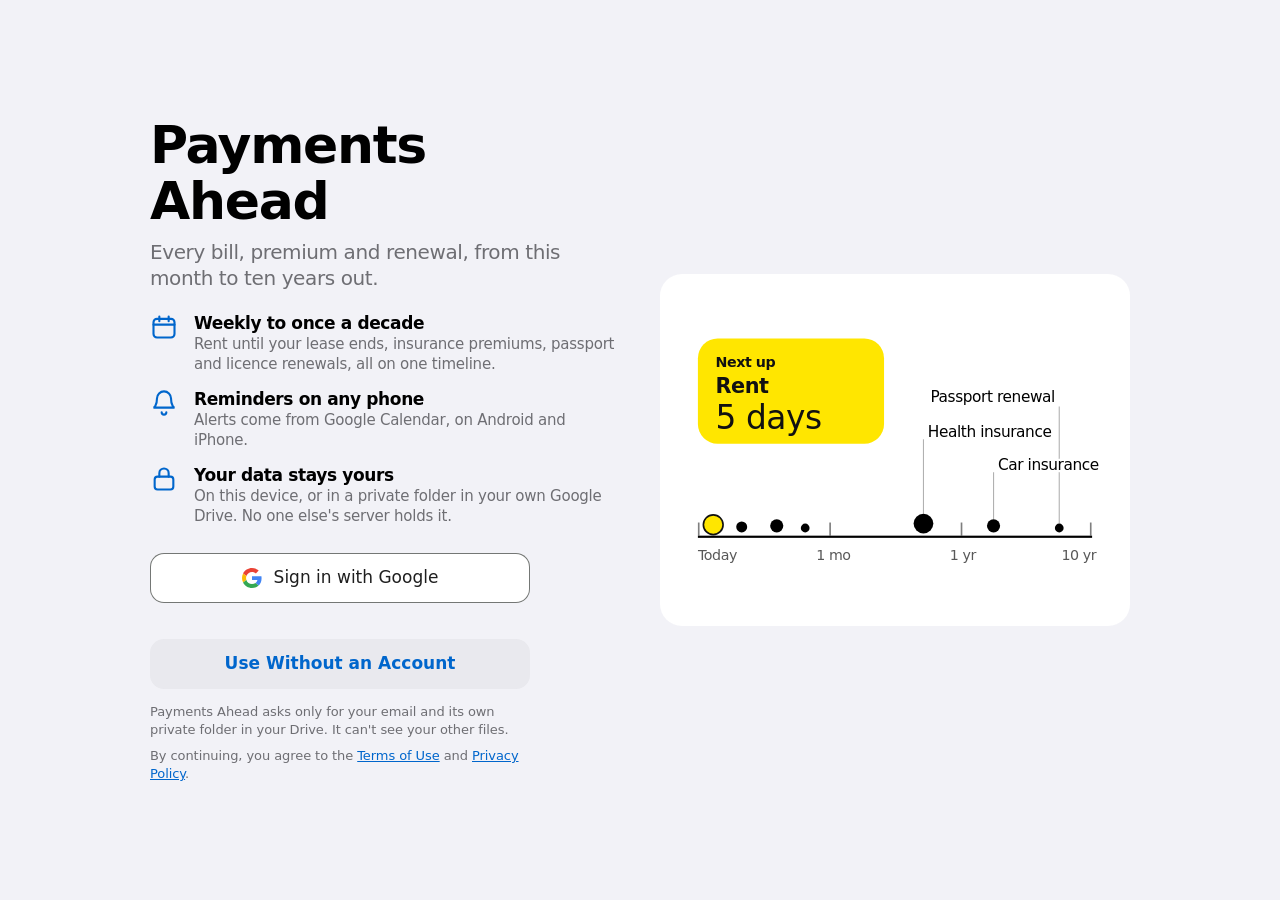
<file: index.html>
<!DOCTYPE html>
<html lang="en"><head><meta charset="utf-8"><meta name="viewport" content="width=device-width,initial-scale=1,viewport-fit=cover">
<!-- Security: only this site's own scripts and Google's sign-in library may run; data may only be sent to Google's APIs.
     No inline scripts, no plugins, no <base> hijacking, no form posts. GitHub Pages can't set headers, so this lives in a meta tag. -->
<meta http-equiv="Content-Security-Policy" content="default-src 'self'; script-src 'self' https://accounts.google.com/gsi/; style-src 'self' 'unsafe-inline' https://accounts.google.com/gsi/style; connect-src 'self' https://www.googleapis.com https://accounts.google.com/gsi/; frame-src https://accounts.google.com/gsi/; img-src 'self' data: blob:; font-src 'self'; object-src 'none'; base-uri 'none'; form-action 'none'">
<meta name="referrer" content="strict-origin-when-cross-origin">
<title>Payments Ahead</title>
<meta name="description" content="Never miss a bill, premium or renewal — from this month to ten years out. Kept on your device or in your own Google Drive.">
<meta name="theme-color" media="(prefers-color-scheme: light)" content="#F2F2F7"><meta name="theme-color" media="(prefers-color-scheme: dark)" content="#000000">
<meta name="apple-mobile-web-app-capable" content="yes"><meta name="apple-mobile-web-app-status-bar-style" content="default"><meta name="apple-mobile-web-app-title" content="Payments">
<link rel="manifest" href="manifest.webmanifest"><link rel="icon" href="icon.svg" type="image/svg+xml"><link rel="apple-touch-icon" href="icon-192.png">
<script src="config.js"></script>
<script src="https://accounts.google.com/gsi/client" async defer></script>
<style>
/* Tokens — semantic, light/dark. Contrast (WCAG): label2 #6E6E73 on #FFF 5.07:1, on #F2F2F7 4.54:1;
   tint #0066CC on #FFF 5.57:1 / dark #409CFF on #1C1C1E 6.01:1; red #D70015 5.38:1 / #FF453A 4.99:1;
   signature yellow #FFE600 with #111 text 14.9:1. */
:root{color-scheme:light dark;
 --bg:#F2F2F7;--card:#FFF;--fill:#E9E9EE;--label:#000;--label2:#6E6E73;--sep:#C6C6C8;--tint:#0066CC;--red:#D70015;--green:#248A3D;--y:#FFE600;
 --bar:rgb(242 242 247/.78);--scrim:rgb(0 0 0/.35);--shadow:0 10px 40px rgb(0 0 0/.18);--swoff:#E9E9EB;--swon:#34C759}
@media(prefers-color-scheme:dark){:root{--bg:#000;--card:#1C1C1E;--fill:#2C2C2E;--label:#F5F5F7;--label2:#AEAEB2;--sep:#38383A;--tint:#409CFF;--red:#FF453A;--green:#30D158;--bar:rgb(0 0 0/.72);--scrim:rgb(0 0 0/.55);--shadow:0 10px 40px rgb(0 0 0/.6);--swoff:#39393D;--swon:#30D158}}
@media(prefers-contrast:more){:root{--label2:#3A3A3C;--sep:#8E8E93}@media(prefers-color-scheme:dark){:root{--label2:#D1D1D6;--sep:#8E8E93}}}
*{box-sizing:border-box;min-width:0;-webkit-tap-highlight-color:transparent}
html{font-size:100%;-webkit-text-size-adjust:100%}
/* Type: system font (SF on Apple, Roboto on Android); Apple's default scale, rem so it follows the user's text size */
body{margin:0;background:var(--bg);color:var(--label);font:1.0625rem/1.294 -apple-system,BlinkMacSystemFont,"SF Pro Text",system-ui,Roboto,"Segoe UI",sans-serif;letter-spacing:-.022em;overflow-x:clip}
.lt{font-size:2.125rem;line-height:1.2;font-weight:700;letter-spacing:.011em;margin:0}          /* Large Title 34/41 */
.t2{font-size:1.375rem;line-height:1.27;font-weight:700;letter-spacing:-.02em;margin:0}           /* Title 2 22/28 */
.t3{font-size:1.25rem;line-height:1.25;font-weight:600;letter-spacing:-.022em;margin:0}           /* Title 3 20/25 */
.sub{font-size:.9375rem;line-height:1.333;color:var(--label2);letter-spacing:-.016em}            /* Subhead 15/20 */
.fn{font-size:.8125rem;line-height:1.385;color:var(--label2);letter-spacing:-.006em}              /* Footnote 13/18 */
.hidden{display:none!important}
button{font:inherit;color:inherit;background:none;border:0;cursor:pointer;touch-action:manipulation}
button:focus-visible,input:focus-visible,select:focus-visible,textarea:focus-visible,[tabindex]:focus-visible{outline:3px solid var(--tint);outline-offset:2px;border-radius:10px}
/* Buttons: prominent for the most likely action; instant press state */
.btn{min-height:50px;padding:0 20px;border-radius:14px;font-weight:600;display:inline-flex;align-items:center;justify-content:center;gap:10px;transition:transform 100ms ease-out,opacity 100ms}
.btn:active,.press:active{transform:scale(.97)}
.btn.pri{background:var(--tint);color:#fff}.btn.sec{background:var(--fill);color:var(--tint)}
.link{color:var(--tint);min-height:44px;padding:0 4px;font-size:1.0625rem}
.link.b{font-weight:600}.link:disabled{opacity:.35}
.icon{width:44px;height:44px;display:inline-grid;place-items:center;border-radius:22px;color:var(--tint)}
.icon:active{background:var(--fill)}
.icon svg{width:24px;height:24px}
/* Navigation bar: floating translucent layer, edge effect only when content scrolls under it */
.nav{position:sticky;top:0;z-index:4;padding:calc(env(safe-area-inset-top) + 4px) max(env(safe-area-inset-right),8px,calc((100vw - 980px)/2 + 4px)) 4px max(env(safe-area-inset-left),8px,calc((100vw - 980px)/2 + 4px));display:grid;grid-template-columns:1fr auto 1fr;align-items:center;background:var(--bar);-webkit-backdrop-filter:saturate(180%) blur(20px);backdrop-filter:saturate(180%) blur(20px);box-shadow:0 .5px 0 transparent;transition:box-shadow .2s}
.nav.edge{box-shadow:0 .5px 0 var(--sep)}
.nav .ttl{font-weight:600;opacity:0;transition:opacity .15s}.nav.edge .ttl{opacity:1}
.nav .r{justify-self:end;display:flex}
main{max-width:980px;margin:0 auto;padding:0 max(16px,env(safe-area-inset-right)) calc(40px + env(safe-area-inset-bottom)) max(16px,env(safe-area-inset-left))}
.head{display:flex;justify-content:space-between;align-items:flex-end;gap:12px;margin:2px 4px 14px}
/* Signature: the yellow "next up" card and the time ruler */
.hero{display:grid;grid-template-columns:minmax(0,300px) minmax(0,1fr);gap:12px}
.next{background:var(--y);color:#111;border-radius:22px;padding:18px 20px;display:flex;flex-direction:column;justify-content:space-between;gap:10px;min-height:200px}
.next .k{font-size:.9375rem;font-weight:600}.next .n{font-size:1.75rem;line-height:1.2;font-weight:700;letter-spacing:.012em}
.next .d{font-size:3.5rem;font-weight:300;line-height:1;letter-spacing:-.02em;white-space:nowrap;font-variant-numeric:tabular-nums}.next .d small{font-size:1.0625rem;font-weight:600;letter-spacing:-.022em}
.next .m{font-size:.9375rem}
.card{background:var(--card);border-radius:22px}
.ruler{padding:12px 10px 4px}
.fig{position:relative;min-height:220px}.fig>svg{position:absolute;inset:0;width:100%;height:100%;color:var(--label)}
.stats{display:grid;grid-template-columns:repeat(3,minmax(0,1fr));margin-top:12px;overflow:hidden}
.stats div{padding:12px 16px}.stats div+div{box-shadow:-.5px 0 0 var(--sep)}
.stats b{display:block;font-size:1.375rem;font-weight:600;letter-spacing:-.02em;white-space:nowrap;font-variant-numeric:tabular-nums}
.status{margin:10px 6px 0;display:flex;gap:6px 16px;flex-wrap:wrap}
.dot{display:inline-block;width:8px;height:8px;border-radius:50%;background:var(--green);margin-right:6px;vertical-align:1px}.dot.warn{background:#FF9F0A}.dot.err{background:var(--red)}
.banner{margin-top:12px;padding:12px 16px;display:flex;gap:12px;align-items:center;justify-content:space-between;flex-wrap:wrap}
.chips{display:flex;gap:8px;overflow-x:auto;scrollbar-width:none;margin:22px -16px 0;padding:0 16px 2px}.chips::-webkit-scrollbar{display:none}
.chip{flex:none;min-height:36px;padding:0 14px;border-radius:18px;background:var(--card);font-size:.9375rem;font-weight:500;transition:transform 100ms ease-out}
.chip:active{transform:scale(.96)}.chip[aria-pressed=true]{background:var(--label);color:var(--bg)}
/* Inset grouped list */
.sec{margin-top:26px}
.sec h2{display:flex;justify-content:space-between;align-items:baseline;gap:10px;margin:0 16px 8px}
.list{background:var(--card);border-radius:14px;overflow:hidden}
.row{position:relative;overflow:hidden}
.row+.row .rc::before{content:"";position:absolute;top:0;left:60px;right:0;height:.5px;background:var(--sep)}
.acts{position:absolute;inset:0;display:flex;justify-content:flex-end;visibility:hidden}.swiping .acts{visibility:visible}
.acts button{width:84px;color:#fff;font-weight:600;font-size:.9375rem;display:grid;place-items:center;gap:2px}
.acts .pd{background:var(--green)}.acts .dl{background:var(--red)}
@media(prefers-color-scheme:dark){.acts .pd{color:#000}}
.rc{position:relative;display:grid;grid-template-columns:44px minmax(0,1fr) auto;gap:4px 12px;align-items:center;padding:10px 16px 10px 8px;background:var(--card);touch-action:pan-y;user-select:none;-webkit-user-select:none;cursor:default;will-change:transform}
.rc.hl{background:var(--fill)}
.tick{width:44px;height:44px;display:grid;place-items:center;border-radius:22px}
.tick span{width:24px;height:24px;border-radius:12px;box-shadow:inset 0 0 0 2px var(--sep);display:grid;place-items:center;transition:background .15s,box-shadow .15s}
.tick svg{width:14px;height:14px;opacity:0;color:#fff}
.tick.done span{background:var(--green);box-shadow:none}.tick.done svg{opacity:1}
.ti{font-weight:400}.ti .tag{font-size:.75rem;font-weight:600;padding:1px 7px;border-radius:6px;background:var(--fill);color:var(--label2);margin-left:6px;vertical-align:2px;white-space:nowrap}
.tr{text-align:right;white-space:nowrap}.tr .a{font-variant-numeric:tabular-nums}
.over .tr .sub{color:var(--red);font-weight:600}
.soon .tr .sub b{background:var(--y);color:#111;border-radius:6px;padding:0 6px;font-weight:600}
.empty{padding:36px 20px;text-align:center}.empty p{margin:6px 0 18px}
/* Sign-in (delayed: people can try first) */
.gate{min-height:100svh;display:grid;align-items:center;padding:calc(env(safe-area-inset-top) + 24px) 20px calc(env(safe-area-inset-bottom) + 24px)}
.gate .in{max-width:980px;margin:0 auto;width:100%;display:grid;grid-template-columns:minmax(0,1fr) minmax(0,1fr);gap:40px;align-items:center}
.gate h1{font-size:clamp(2.125rem,6vw,3.25rem);line-height:1.08;letter-spacing:-.025em;font-weight:700;margin:0 0 10px}
.gate .lede{font-size:1.25rem;line-height:1.3;color:var(--label2);margin:0 0 22px;letter-spacing:-.02em}
.feat{list-style:none;padding:0;margin:0 0 26px;display:grid;gap:14px}
.feat li{display:grid;grid-template-columns:32px 1fr;gap:12px;align-items:start}
.feat svg{width:28px;height:28px;color:var(--tint)}
.gstack{display:grid;gap:10px;max-width:380px}
.gbtn{min-height:50px;border-radius:14px;background:#fff;color:#1F1F1F;box-shadow:inset 0 0 0 1px #747775;font-family:Roboto,-apple-system,system-ui,sans-serif;font-weight:500;display:flex;align-items:center;justify-content:center;gap:12px;transition:transform 100ms ease-out}
.gbtn:active{transform:scale(.97)}.gbtn svg{width:20px;height:20px}
.art{aspect-ratio:4/3;padding:16px;display:grid;place-items:center}
.spin{width:18px;height:18px;border-radius:50%;border:2.5px solid currentColor;border-right-color:transparent;animation:sp .8s linear infinite;display:inline-block;vertical-align:-3px}@keyframes sp{to{transform:rotate(1turn)}}
/* Sheets: one at a time, grabber, swipe down to dismiss, Cancel + confirming action */
.scrim{position:fixed;inset:0;background:var(--scrim);opacity:0;z-index:10;pointer-events:none}
.sheet{position:fixed;left:0;right:0;bottom:0;z-index:11;max-height:calc(100svh - env(safe-area-inset-top) - 12px);background:var(--bg);border-radius:14px 14px 0 0;box-shadow:var(--shadow);display:flex;flex-direction:column;transform:translateY(110%);visibility:hidden}
.sheet.open{visibility:visible}
.grab{display:grid;place-items:center;height:20px;flex:none;touch-action:none;cursor:grab}.grab i{width:36px;height:5px;border-radius:3px;background:var(--sep)}
.sbar{display:grid;grid-template-columns:1fr auto 1fr;align-items:center;padding:0 10px 6px;flex:none;touch-action:none}
.sbar .r{justify-self:end}.sbar h2{font-size:1.0625rem;font-weight:600;margin:0;text-align:center}
.sbody{overflow:auto;padding:6px 16px calc(28px + env(safe-area-inset-bottom));overscroll-behavior:contain}
@media(min-width:700px){.sheet{left:50%;right:auto;bottom:auto;top:50%;width:560px;border-radius:14px;max-height:min(760px,90svh);transform:translate(-50%,-50%) scale(.96);opacity:0}.grab{display:none}.sbar{padding-top:10px}}
/* Form rows (grouped) */
.grp{background:var(--card);border-radius:12px;overflow:hidden;margin-bottom:22px}
.grp .gh{margin:0 16px 6px;text-transform:none}
.fr{display:grid;grid-template-columns:auto minmax(0,1fr);align-items:center;gap:12px;min-height:46px;padding:0 16px;position:relative}
.fr+.fr::before{content:"";position:absolute;top:0;left:16px;right:0;height:.5px;background:var(--sep)}
.fr>span{white-space:nowrap}
.fr input,.fr select,.fr textarea{font:inherit;letter-spacing:inherit;color:var(--label2);background:transparent;border:0;text-align:right;min-height:44px;width:100%;padding:0;-webkit-appearance:none;appearance:none}
.fr input::placeholder,.fr textarea::placeholder{color:var(--label2);opacity:.7}
.fr input:focus,.fr select:focus,.fr textarea:focus{color:var(--label);outline:none}
.fr.full{grid-template-columns:minmax(0,1fr)}.fr.full input,.fr.full textarea{text-align:left;color:var(--label)}
.fr textarea{padding:12px 0;resize:none;min-height:70px}
.fr select{cursor:pointer;padding-right:18px;background:linear-gradient(45deg,transparent 50%,var(--label2) 50%) right 6px center/6px 6px no-repeat,linear-gradient(-45deg,transparent 50%,var(--label2) 50%) right 0 center/6px 6px no-repeat;background-size:6px 6px;background-position:right 5px top 52%,right 0 top 52%}
.fr.btnrow{grid-template-columns:1fr;padding:0}.fr.btnrow button{min-height:46px;text-align:left;padding:0 16px;color:var(--tint)}.fr.btnrow button.danger{color:var(--red)}
.fr.btnrow button:active{background:var(--fill)}
.foot{margin:-14px 16px 22px}
.amtw{display:flex;align-items:center;justify-content:flex-end;gap:4px;color:var(--label2)}
.sw{position:relative;width:51px;height:31px;flex:none;justify-self:end}
.sw input{position:absolute;inset:0;opacity:0;margin:0;cursor:pointer;z-index:1}
.sw i{position:absolute;inset:0;border-radius:16px;background:var(--swoff);transition:background .2s}
.sw i::after{content:"";position:absolute;top:2px;left:2px;width:27px;height:27px;border-radius:50%;background:#fff;box-shadow:0 3px 8px rgb(0 0 0/.15),0 1px 1px rgb(0 0 0/.16);transition:transform .25s cubic-bezier(.3,.7,.4,1)}
.sw input:checked+i{background:var(--swon)}.sw input:checked+i::after{transform:translateX(20px)}
.sw input:focus-visible+i{outline:3px solid var(--tint);outline-offset:2px}
.presets{display:flex;gap:8px;overflow-x:auto;scrollbar-width:none;margin:0 -16px 18px;padding:0 16px}.presets::-webkit-scrollbar{display:none}
.presets .chip{background:var(--card)}
/* Action sheet for discard confirmation */
.confirm{position:absolute;left:8px;right:8px;bottom:calc(8px + env(safe-area-inset-bottom));z-index:3;display:grid;gap:8px}
.confirm .grp{margin:0;text-align:center}.confirm .grp p{margin:0;padding:14px}
.confirm button{min-height:56px;width:100%;font-size:1.25rem;color:var(--tint)}.confirm .danger{color:var(--red)}.confirm .b{font-weight:600}
.confirm .grp button+button{box-shadow:0 -.5px 0 var(--sep)}
.confirm::before{content:"";position:fixed;inset:0;background:var(--scrim);z-index:-1} /* dims the sheet behind the action sheet */
/* Toast: non-modal feedback with Undo */
.toast{position:fixed;left:50%;bottom:calc(16px + env(safe-area-inset-bottom));z-index:12;transform:translate(-50%,160%);display:flex;align-items:center;gap:10px;padding:6px 6px 6px 18px;border-radius:16px;background:rgb(30 30 32/.92);color:#fff;-webkit-backdrop-filter:blur(20px);backdrop-filter:blur(20px);box-shadow:var(--shadow);width:max-content;max-width:min(560px,calc(100vw - 24px))}
.toast button{flex:none;color:#4DA8FF;font-weight:600;min-height:44px;padding:0 12px}
@media(max-width:760px){.hero,.gate .in{grid-template-columns:minmax(0,1fr)}.gate .art{order:-1;aspect-ratio:16/10}}
@media(max-width:600px){.next .d{font-size:3rem}.stats b{font-size:1.125rem}.stats div{padding:12px}}
@media(prefers-reduced-transparency:reduce){.nav{background:var(--bg);backdrop-filter:none;-webkit-backdrop-filter:none}.toast{background:#1E1E20;backdrop-filter:none}}
@media(prefers-reduced-motion:reduce){*,*::before,*::after{animation-duration:.01ms!important;transition-duration:.01ms!important}.btn:active,.press:active,.chip:active,.gbtn:active{transform:none}}
/* Additions */
.gmsg{margin:14px 0 0;max-width:380px}.gmsg+.gmsg{margin-top:8px}.legal a{color:var(--tint)}
.fr.btnrow a{display:flex;align-items:center;min-height:46px;padding:0 16px;color:var(--tint);text-decoration:none}.fr.btnrow a:active{background:var(--fill)}
.ebtns{display:flex;gap:10px;justify-content:center;flex-wrap:wrap}
/* Sign-in illustration: labels get a halo in the card colour, so leader lines never run through text */
.art .halo text{paint-order:stroke;stroke:var(--card);stroke-width:4px;stroke-linejoin:round}
/* Google's sign-in button: dark theme per Google's branding guidelines */
@media(prefers-color-scheme:dark){.gbtn{background:#131314;color:#E3E3E3;box-shadow:inset 0 0 0 1px #8E918F}}
/* Phones: the illustration takes only the height it needs, so the sign-in buttons sit higher */
@media(max-width:760px){.gate .art{aspect-ratio:auto;padding:12px}.gate .art svg{height:auto}}
/* End dates, last payment, completed */
.tag.last{background:var(--y);color:#111}
.disc{display:flex;justify-content:space-between;align-items:center;gap:10px;width:100%;min-height:44px;margin:-10px 0 -6px;padding:0;text-align:left}
.disc .sub{display:inline-flex;align-items:center;gap:6px}.disc svg{width:13px;height:13px;transition:transform .2s}.disc[aria-expanded=true] svg{transform:rotate(90deg)}
.row.fin .ti,.row.fin .tr .a{color:var(--label2)}
.fnote{margin:0 16px 14px;color:var(--label)}
.foot+.foot{margin-top:-14px}
#f_endc{justify-self:end}
</style></head><body>

<!-- SIGN-IN -->
<section class="gate" id="gate"><div class="in">
 <div>
  <h1>Payments Ahead</h1>
  <p class="lede">Every bill, premium and renewal, from this month to ten years out.</p>
  <ul class="feat">
   <li><svg viewBox="0 0 24 24" fill="none" stroke="currentColor" stroke-width="1.8" stroke-linecap="round"><rect x="3" y="5" width="18" height="16" rx="3"/><path d="M3 10h18M8 3v4M16 3v4"/></svg><div><b>Weekly to once a decade</b><div class="sub">Rent until your lease ends, insurance premiums, passport and licence renewals, all on one timeline.</div></div></li>
   <li><svg viewBox="0 0 24 24" fill="none" stroke="currentColor" stroke-width="1.8" stroke-linecap="round"><path d="M6 8a6 6 0 1 1 12 0c0 7 3 8 3 8H3s3-1 3-8"/><path d="M10 20a2 2 0 0 0 4 0"/></svg><div><b>Reminders on any phone</b><div class="sub">Alerts come from Google Calendar, on Android and iPhone.</div></div></li>
   <li><svg viewBox="0 0 24 24" fill="none" stroke="currentColor" stroke-width="1.8" stroke-linecap="round"><rect x="4" y="10" width="16" height="11" rx="2.5"/><path d="M8 10V7a4 4 0 0 1 8 0v3"/></svg><div><b>Your data stays yours</b><div class="sub">On this device, or in a private folder in your own Google Drive. No one else's server holds it.</div></div></li>
  </ul>
  <div class="gstack">
   <button class="gbtn" id="signin"><svg viewBox="0 0 48 48" aria-hidden="true"><path fill="#EA4335" d="M24 9.5c3.54 0 6.71 1.22 9.21 3.6l6.85-6.85C35.9 2.38 30.47 0 24 0 14.62 0 6.51 5.38 2.56 13.22l7.98 6.19C12.43 13.72 17.74 9.5 24 9.5z"/><path fill="#4285F4" d="M46.98 24.55c0-1.57-.15-3.09-.38-4.55H24v9.02h12.94c-.58 2.96-2.26 5.48-4.78 7.18l7.73 6c4.51-4.18 7.09-10.36 7.09-17.65z"/><path fill="#FBBC05" d="M10.53 28.59c-.48-1.45-.76-2.99-.76-4.59s.27-3.14.76-4.59l-7.98-6.19C.92 16.46 0 20.12 0 24c0 3.88.92 7.54 2.56 10.78l7.97-6.19z"/><path fill="#34A853" d="M24 48c6.48 0 11.93-2.13 15.89-5.81l-7.73-6c-2.15 1.45-4.92 2.3-8.16 2.3-6.26 0-11.57-4.22-13.47-9.91l-7.98 6.19C6.51 42.62 14.62 48 24 48z"/></svg><span id="signinTxt">Sign in with Google</span></button>
   <button class="btn sec" id="localBtn">Use Without an Account</button>
  </div>
  <p class="fn gmsg" id="gateMsg" role="status">Payments Ahead asks only for your email and its own private folder in your Drive. It can't see your other files.</p>
  <p class="fn gmsg legal">By continuing, you agree to the <a href="terms.html">Terms of Use</a> and <a href="privacy.html">Privacy Policy</a>.</p>
 </div>
 <div class="art card" aria-hidden="true"><svg viewBox="0 14 400 236" width="100%" height="100%" style="color:var(--label)" font-family="-apple-system,system-ui,sans-serif">
  <rect x="20" y="210" width="360" height="2" fill="currentColor"/>
  <g fill="currentColor" opacity=".5"><rect x="20" y="198" width="1.5" height="12"/><rect x="140" y="198" width="1.5" height="12"/><rect x="260" y="198" width="1.5" height="12"/><rect x="378" y="198" width="1.5" height="12"/></g>
  <g font-size="13" fill="currentColor" opacity=".65"><text x="20" y="232">Today</text><text x="128" y="232">1 mo</text><text x="250" y="232">1 yr</text><text x="352" y="232">10 yr</text></g>
  <circle cx="34" cy="200" r="9" fill="#FFE600" stroke="#111" stroke-width="1.5"/>
  <g fill="currentColor"><circle cx="60" cy="202" r="5"/><circle cx="92" cy="201" r="6"/><circle cx="118" cy="203" r="4"/><circle cx="226" cy="199" r="9"/><circle cx="290" cy="201" r="6"/><circle cx="350" cy="203" r="4"/></g>
  <g stroke="currentColor" opacity=".3"><line x1="226" y1="190" x2="226" y2="122"/><line x1="290" y1="195" x2="290" y2="152"/><line x1="350" y1="199" x2="350" y2="92"/></g>
  <g class="halo" font-size="14" fill="currentColor" font-weight="500"><text x="230" y="120">Health insurance</text><text x="294" y="150">Car insurance</text><text x="346" y="88" text-anchor="end">Passport renewal</text></g>
  <rect x="20" y="30" width="170" height="96" rx="18" fill="#FFE600"/>
  <g fill="#111"><text x="36" y="56" font-size="13" font-weight="600">Next up</text><text x="36" y="80" font-size="19" font-weight="700">Rent</text><text x="36" y="113" font-size="30" font-weight="300">5 days</text></g>
 </svg></div>
</div></section>

<!-- APP -->
<div id="app" class="hidden">
 <header class="nav" id="nav">
  <div><button class="icon press" id="settingsBtn" aria-label="Settings"><svg viewBox="0 0 24 24" fill="none" stroke="currentColor" stroke-width="1.8" stroke-linecap="round"><circle cx="12" cy="12" r="3"/><path d="M19.4 15a1.7 1.7 0 0 0 .3 1.8l.1.1a2 2 0 1 1-2.8 2.8l-.1-.1a1.7 1.7 0 0 0-1.8-.3 1.7 1.7 0 0 0-1 1.5V21a2 2 0 0 1-4 0v-.1a1.7 1.7 0 0 0-1.1-1.5 1.7 1.7 0 0 0-1.8.3l-.1.1a2 2 0 1 1-2.8-2.8l.1-.1a1.7 1.7 0 0 0 .3-1.8 1.7 1.7 0 0 0-1.5-1H3a2 2 0 0 1 0-4h.1a1.7 1.7 0 0 0 1.5-1.1 1.7 1.7 0 0 0-.3-1.8l-.1-.1a2 2 0 1 1 2.8-2.8l.1.1a1.7 1.7 0 0 0 1.8.3H9a1.7 1.7 0 0 0 1-1.5V3a2 2 0 0 1 4 0v.1a1.7 1.7 0 0 0 1 1.5 1.7 1.7 0 0 0 1.8-.3l.1-.1a2 2 0 1 1 2.8 2.8l-.1.1a1.7 1.7 0 0 0-.3 1.8V9a1.7 1.7 0 0 0 1.5 1H21a2 2 0 0 1 0 4h-.1a1.7 1.7 0 0 0-1.5 1z"/></svg></button></div>
  <div class="ttl" aria-hidden="true">Payments</div>
  <div class="r"><button class="icon press" id="add" aria-label="Add Payment"><svg viewBox="0 0 24 24" fill="none" stroke="currentColor" stroke-width="2.2" stroke-linecap="round"><path d="M12 5v14M5 12h14"/></svg></button></div>
 </header>
 <main>
  <div class="head"><h1 class="lt">Payments</h1><span class="sub" id="who"></span></div>
  <div class="hero"><div class="next" id="next"></div><div class="card ruler"><div class="fig"><svg id="svg" role="img" aria-label="Timeline of upcoming payments, from today to ten years ahead"></svg></div></div></div>
  <div class="card stats" id="stats"></div>
  <div class="status fn" role="status"><span id="saveStat"></span><span id="calStat"></span></div>
  <div class="card banner hidden" id="reauth"><span class="sub" style="color:var(--label)">Your Google session ended. Changes are kept on this device until you reconnect.</span><button class="btn pri" id="reauthBtn" style="min-height:44px">Reconnect</button></div>
  <div class="chips" id="filters" role="toolbar" aria-label="Filter by category"></div>
  <div id="list"></div>
  <p class="fn" id="hint" style="text-align:center;margin:22px 0 0">Tap a circle to mark a payment paid. Swipe a row left for more.</p>
 </main>
</div>

<div class="scrim" id="scrim"></div>

<!-- EDITOR SHEET -->
<section class="sheet" id="sheet" role="dialog" aria-modal="true" aria-labelledby="ft">
 <div class="grab" data-grab><i></i></div>
 <div class="sbar" data-grab><div><button class="link" id="f_x">Cancel</button></div><h2 id="ft">New Payment</h2><div class="r"><button class="link b" id="f_save">Add</button></div></div>
 <div class="sbody">
  <div class="presets" id="presets" aria-label="Common payments"></div>
  <form id="f" novalidate>
   <p class="fn fnote hidden" id="f_finnote"></p>
   <div class="grp">
    <label class="fr full"><input id="f_name" maxlength="120" placeholder="Name, e.g. Health Insurance" autocomplete="off" enterkeyhint="next" aria-label="Name"></label>
    <label class="fr"><span>Amount</span><span class="amtw"><span id="f_cur">₹</span><input id="f_amt" type="number" inputmode="decimal" min="0" step="any" placeholder="0" style="max-width:9em"></span></label>
   </div>
   <div class="grp">
    <label class="fr"><span>Next Due</span><input id="f_due" type="date"></label>
    <label class="fr"><span>Repeats</span><select id="f_every"></select></label>
    <label class="fr hidden" id="f_nw"><span>Every</span><select id="f_years"></select></label>
    <label class="fr hidden" id="f_nm"><span>Every</span><select id="f_months"></select></label>
    <label class="fr" id="f_endr"><span>Ends</span><select id="f_endm"><option value="never">Never</option><option value="date">On a Date</option><option value="count">After a Number of Payments</option></select></label>
    <label class="fr hidden" id="f_endd_r"><span>End Date</span><input id="f_endd" type="date"></label>
    <label class="fr hidden" id="f_endc_r"><span>Number of Payments</span><input id="f_endc" type="number" inputmode="numeric" min="1" max="600" step="1" style="max-width:6em"></label>
    <label class="fr"><span>Remind Me</span><select id="f_rem"></select></label>
   </div>
   <p class="fn foot hidden" id="f_endinfo" aria-live="polite"></p>
   <div class="grp">
    <label class="fr"><span>Category</span><select id="f_cat"></select></label>
    <div class="fr"><span id="f_auto_l">Paid by Autopay</span><span class="sw"><input id="f_auto" type="checkbox" role="switch" aria-labelledby="f_auto_l"><i></i></span></div>
   </div>
   <p class="fn foot" id="f_autoinfo">Autopay payments move to the next due date by themselves once the date passes.</p>
   <p class="fn foot hidden" id="f_lastpaid"></p>
   <div class="grp"><label class="fr full"><textarea id="f_notes" rows="2" maxlength="500" placeholder="Notes: policy number, agent's phone" aria-label="Notes"></textarea></label></div>
   <p class="fn foot" id="f_err" role="alert"></p>
   <div class="hidden" id="f_gcal">
    <p class="fn gh" style="margin:0 16px 6px">GOOGLE CALENDAR</p>
    <div class="grp"><div class="fr btnrow"><a id="f_gc_due" target="_blank" rel="noopener">Add Due Date to Google Calendar</a></div><div class="fr btnrow"><a id="f_gc_head" target="_blank" rel="noopener">Add Heads-Up</a></div></div>
    <p class="fn foot">Opens Google Calendar with the event filled in, repeats included. Tap Save there. This adds a copy: if you later change or delete this payment, change or delete the event in your calendar too.</p>
   </div>
   <div class="grp" id="f_delg"><div class="fr btnrow"><button type="button" class="danger" id="f_del">Delete Payment</button></div></div>
  </form>
 </div>
 <div class="confirm hidden" id="confirm"><div class="grp"><p class="fn">You have unsaved changes.</p><button class="danger" id="c_discard">Discard Changes</button></div><div class="grp"><button class="b" id="c_keep">Keep Editing</button></div></div>
</section>

<!-- SETTINGS SHEET -->
<section class="sheet" id="setSheet" role="dialog" aria-modal="true" aria-labelledby="st">
 <div class="grab" data-grab><i></i></div>
 <div class="sbar" data-grab><div></div><h2 id="st">Settings</h2><div class="r"><button class="link b" id="setX">Done</button></div></div>
 <div class="sbody">
  <p class="fn gh" style="margin:0 16px 6px">ACCOUNT</p>
  <div class="grp"><div class="fr"><span id="acct">Not signed in</span><span></span></div><div class="fr btnrow"><button id="signout">Sign Out</button></div></div>
  <div class="grp"><label class="fr"><span>Currency</span><select id="cur"><option value="INR">₹ Indian Rupee</option><option value="USD">$ US Dollar</option><option value="EUR">€ Euro</option><option value="GBP">£ British Pound</option><option value="AED">UAE Dirham</option><option value="SAR">Saudi Riyal</option></select></label></div>
  <p class="fn gh" style="margin:0 16px 6px">REMINDERS</p>
  <div class="grp">
   <div class="fr"><span id="calL">Google Calendar</span><span class="sw"><input id="calSw" type="checkbox" role="switch" aria-labelledby="calL"><i></i></span></div>
   <div class="fr btnrow hidden" id="calSyncRow"><button id="calSync">Sync Calendar Now</button></div>
  </div>
  <p class="fn foot" id="calInfo"></p>
  <div class="grp"><div class="fr btnrow"><button id="icsBtn">Download Calendar File (.ics)</button></div></div>
  <p class="fn foot">Adds every payment at once. Apple Calendar, Outlook or Samsung Calendar: open the file. Google Calendar: on a computer, go to calendar.google.com › Settings › Import &amp; Export and import the file. These are copies: they don't change when you edit or delete payments here.</p>
  <p class="fn gh" style="margin:0 16px 6px">DATA</p>
  <div class="grp"><div class="fr btnrow"><button id="exportBtn">Export Payments (.json)</button></div><div class="fr btnrow"><button id="importBtn">Import Payments…</button></div></div>
  <input type="file" id="importFile" accept="application/json,.json" class="hidden">
  <p class="fn foot" id="dataInfo"></p>
  <div class="grp"><div class="fr btnrow"><button class="danger" id="wipeBtn">Delete All My Data…</button></div></div>
  <p class="fn foot" id="wipeInfo"></p>
  <p class="fn gh" style="margin:0 16px 6px">ABOUT</p>
  <div class="grp"><div class="fr btnrow"><a href="privacy.html" target="_blank" rel="noopener">Privacy Policy</a></div><div class="fr btnrow"><a href="terms.html" target="_blank" rel="noopener">Terms of Use</a></div></div>
 </div>
 <div class="confirm hidden" id="wipeConfirm"><div class="grp"><p class="fn" id="w_msg"></p><button class="danger" id="w_go">Delete Everything</button></div><div class="grp"><button class="b" id="w_keep">Cancel</button></div></div>
</section>

<div class="toast" id="toast" role="status" aria-live="polite"><span id="tmsg"></span><button id="undo">Undo</button></div>

<script src="app.js"></script>
</body></html>
</file>
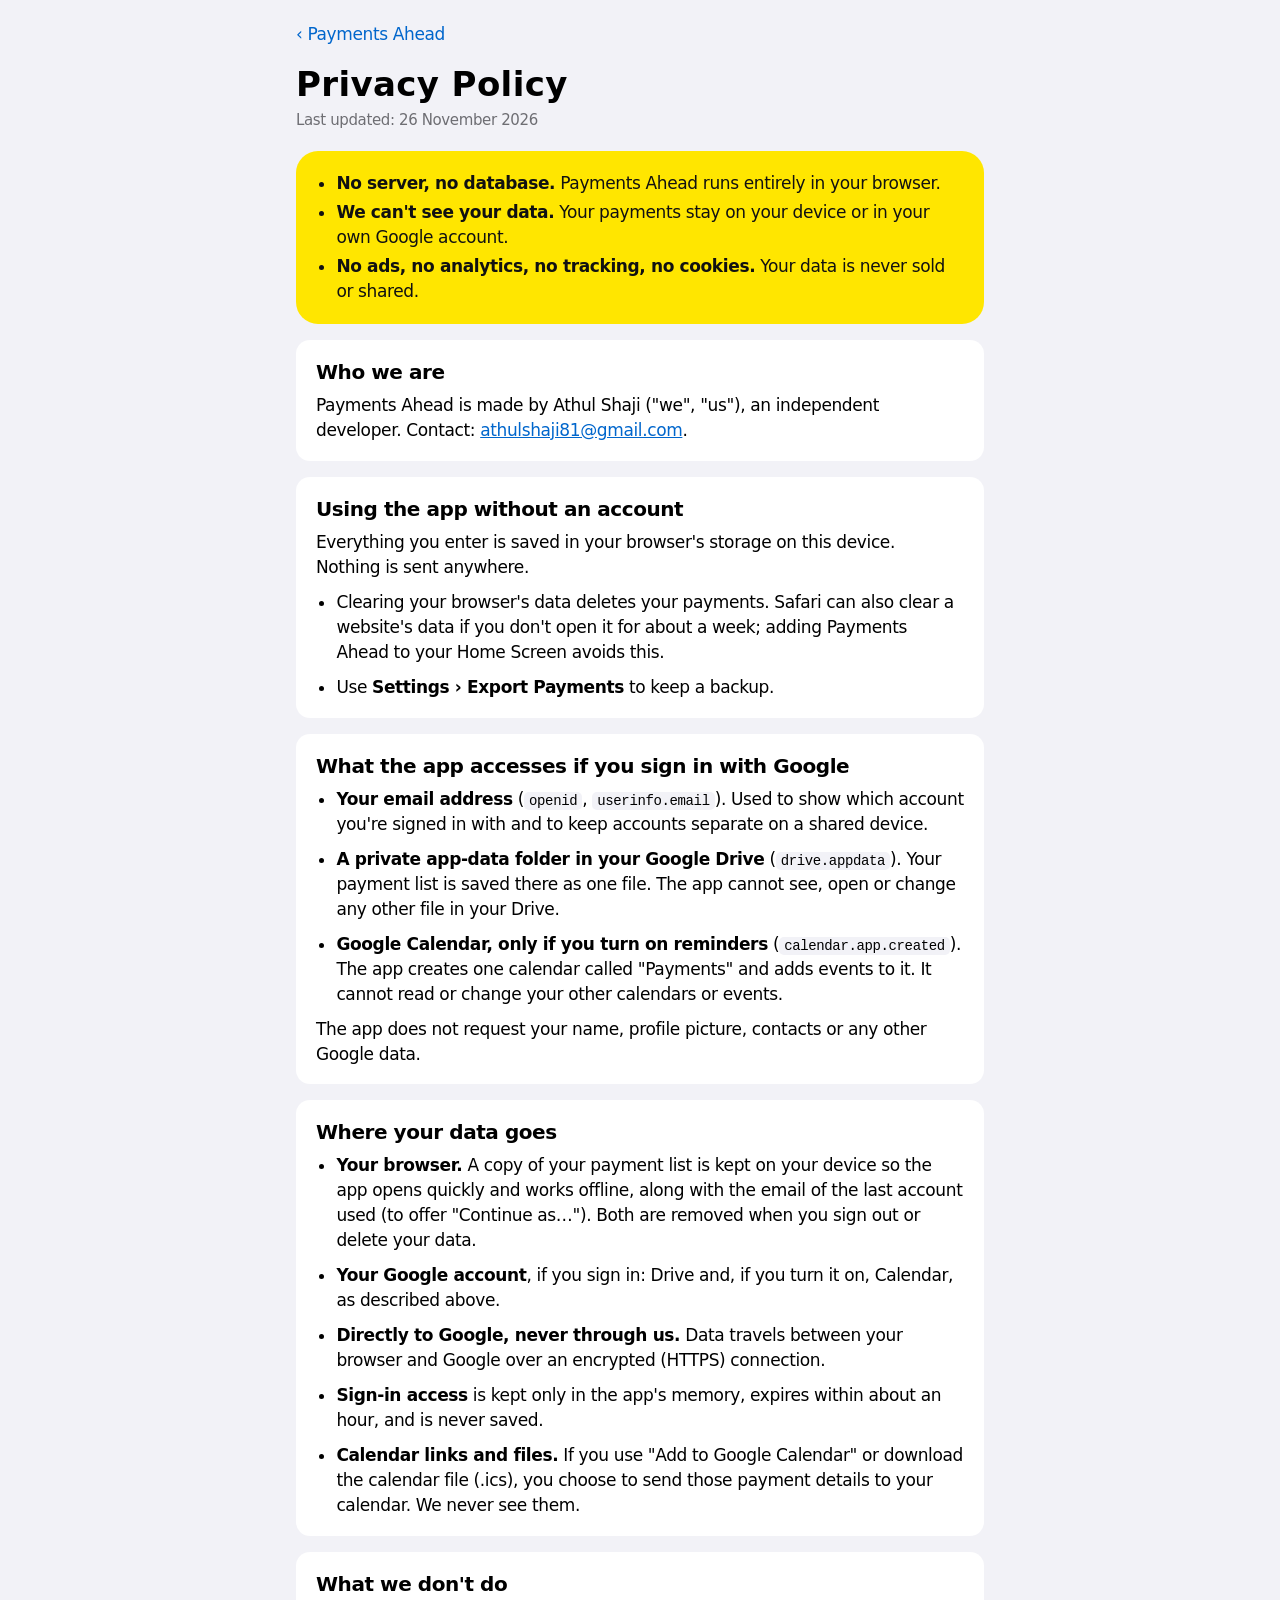
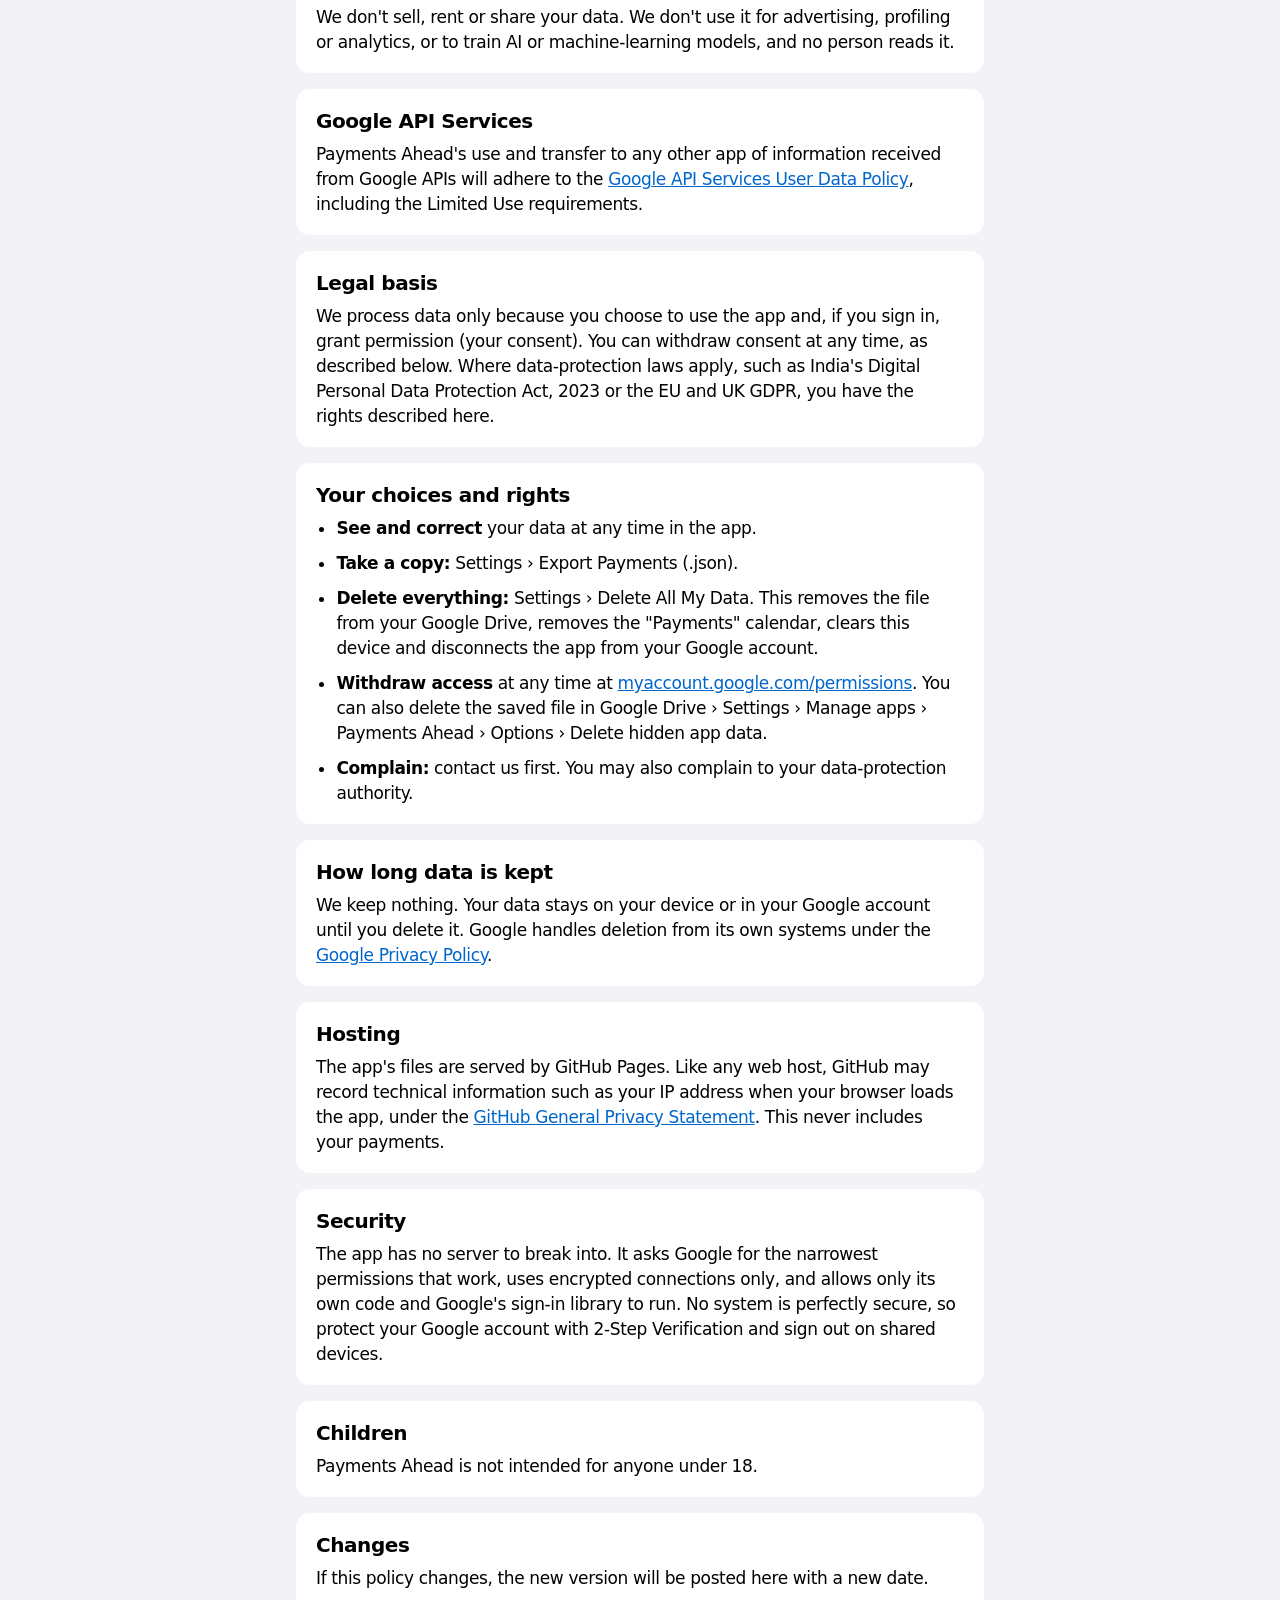
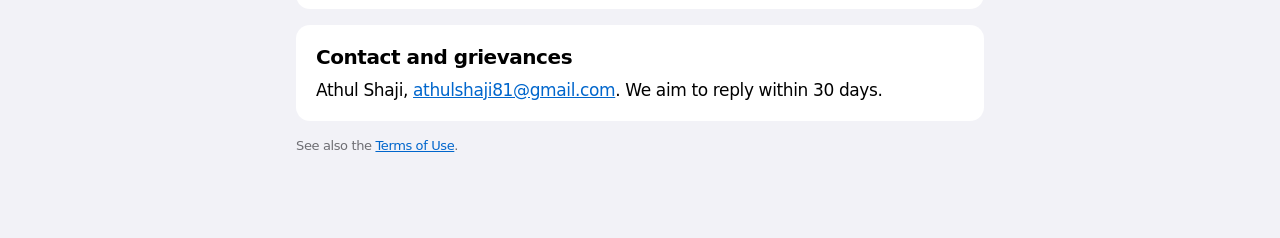
<file: privacy.html>
<!DOCTYPE html>
<html lang="en"><head><meta charset="utf-8"><meta name="viewport" content="width=device-width,initial-scale=1,viewport-fit=cover">
<meta http-equiv="Content-Security-Policy" content="default-src 'none'; style-src 'self'; img-src 'self'; base-uri 'none'; form-action 'none'">
<meta name="referrer" content="strict-origin-when-cross-origin">
<title>Privacy Policy · Payments Ahead</title>
<link rel="icon" href="icon.svg" type="image/svg+xml"><link rel="stylesheet" href="legal.css"></head><body><main>
<a class="back" href="./">‹ Payments Ahead</a>
<h1>Privacy Policy</h1>
<p class="meta">Last updated: 26 November 2026</p>

<div class="sum"><ul>
<li><b>No server, no database.</b> Payments Ahead runs entirely in your browser.</li>
<li><b>We can't see your data.</b> Your payments stay on your device or in your own Google account.</li>
<li><b>No ads, no analytics, no tracking, no cookies.</b> Your data is never sold or shared.</li>
</ul></div>

<section><h2>Who we are</h2>
<p>Payments Ahead is made by Athul Shaji ("we", "us"), an independent developer. Contact: <a href="mailto:athulshaji81@gmail.com">athulshaji81@gmail.com</a>.</p></section>

<section><h2>Using the app without an account</h2>
<p>Everything you enter is saved in your browser's storage on this device. Nothing is sent anywhere.</p>
<ul>
<li>Clearing your browser's data deletes your payments. Safari can also clear a website's data if you don't open it for about a week; adding Payments Ahead to your Home Screen avoids this.</li>
<li>Use <b>Settings › Export Payments</b> to keep a backup.</li>
</ul></section>

<section><h2>What the app accesses if you sign in with Google</h2>
<ul>
<li><b>Your email address</b> (<code>openid</code>, <code>userinfo.email</code>). Used to show which account you're signed in with and to keep accounts separate on a shared device.</li>
<li><b>A private app-data folder in your Google Drive</b> (<code>drive.appdata</code>). Your payment list is saved there as one file. The app cannot see, open or change any other file in your Drive.</li>
<li><b>Google Calendar, only if you turn on reminders</b> (<code>calendar.app.created</code>). The app creates one calendar called "Payments" and adds events to it. It cannot read or change your other calendars or events.</li>
</ul>
<p>The app does not request your name, profile picture, contacts or any other Google data.</p></section>

<section><h2>Where your data goes</h2>
<ul>
<li><b>Your browser.</b> A copy of your payment list is kept on your device so the app opens quickly and works offline, along with the email of the last account used (to offer "Continue as…"). Both are removed when you sign out or delete your data.</li>
<li><b>Your Google account</b>, if you sign in: Drive and, if you turn it on, Calendar, as described above.</li>
<li><b>Directly to Google, never through us.</b> Data travels between your browser and Google over an encrypted (HTTPS) connection.</li>
<li><b>Sign-in access</b> is kept only in the app's memory, expires within about an hour, and is never saved.</li>
<li><b>Calendar links and files.</b> If you use "Add to Google Calendar" or download the calendar file (.ics), you choose to send those payment details to your calendar. We never see them.</li>
</ul></section>

<section><h2>What we don't do</h2>
<p>We don't sell, rent or share your data. We don't use it for advertising, profiling or analytics, or to train AI or machine-learning models, and no person reads it.</p></section>

<section><h2>Google API Services</h2>
<p>Payments Ahead's use and transfer to any other app of information received from Google APIs will adhere to the <a href="https://developers.google.com/terms/api-services-user-data-policy">Google API Services User Data Policy</a>, including the Limited Use requirements.</p></section>

<section><h2>Legal basis</h2>
<p>We process data only because you choose to use the app and, if you sign in, grant permission (your consent). You can withdraw consent at any time, as described below. Where data-protection laws apply, such as India's Digital Personal Data Protection Act, 2023 or the EU and UK GDPR, you have the rights described here.</p></section>

<section><h2>Your choices and rights</h2>
<ul>
<li><b>See and correct</b> your data at any time in the app.</li>
<li><b>Take a copy:</b> Settings › Export Payments (.json).</li>
<li><b>Delete everything:</b> Settings › Delete All My Data. This removes the file from your Google Drive, removes the "Payments" calendar, clears this device and disconnects the app from your Google account.</li>
<li><b>Withdraw access</b> at any time at <a href="https://myaccount.google.com/permissions">myaccount.google.com/permissions</a>. You can also delete the saved file in Google Drive › Settings › Manage apps › Payments Ahead › Options › Delete hidden app data.</li>
<li><b>Complain:</b> contact us first. You may also complain to your data-protection authority.</li>
</ul></section>

<section><h2>How long data is kept</h2>
<p>We keep nothing. Your data stays on your device or in your Google account until you delete it. Google handles deletion from its own systems under the <a href="https://policies.google.com/privacy">Google Privacy Policy</a>.</p></section>

<section><h2>Hosting</h2>
<p>The app's files are served by GitHub Pages. Like any web host, GitHub may record technical information such as your IP address when your browser loads the app, under the <a href="https://docs.github.com/site-policy/privacy-policies/github-general-privacy-statement">GitHub General Privacy Statement</a>. This never includes your payments.</p></section>

<section><h2>Security</h2>
<p>The app has no server to break into. It asks Google for the narrowest permissions that work, uses encrypted connections only, and allows only its own code and Google's sign-in library to run. No system is perfectly secure, so protect your Google account with 2-Step Verification and sign out on shared devices.</p></section>

<section><h2>Children</h2>
<p>Payments Ahead is not intended for anyone under 18.</p></section>

<section><h2>Changes</h2>
<p>If this policy changes, the new version will be posted here with a new date.</p></section>

<section><h2>Contact and grievances</h2>
<p>Athul Shaji, <a href="mailto:athulshaji81@gmail.com">athulshaji81@gmail.com</a>. We aim to reply within 30 days.</p></section>

<p class="fn">See also the <a href="terms.html">Terms of Use</a>.</p>
</main></body></html>
</file>
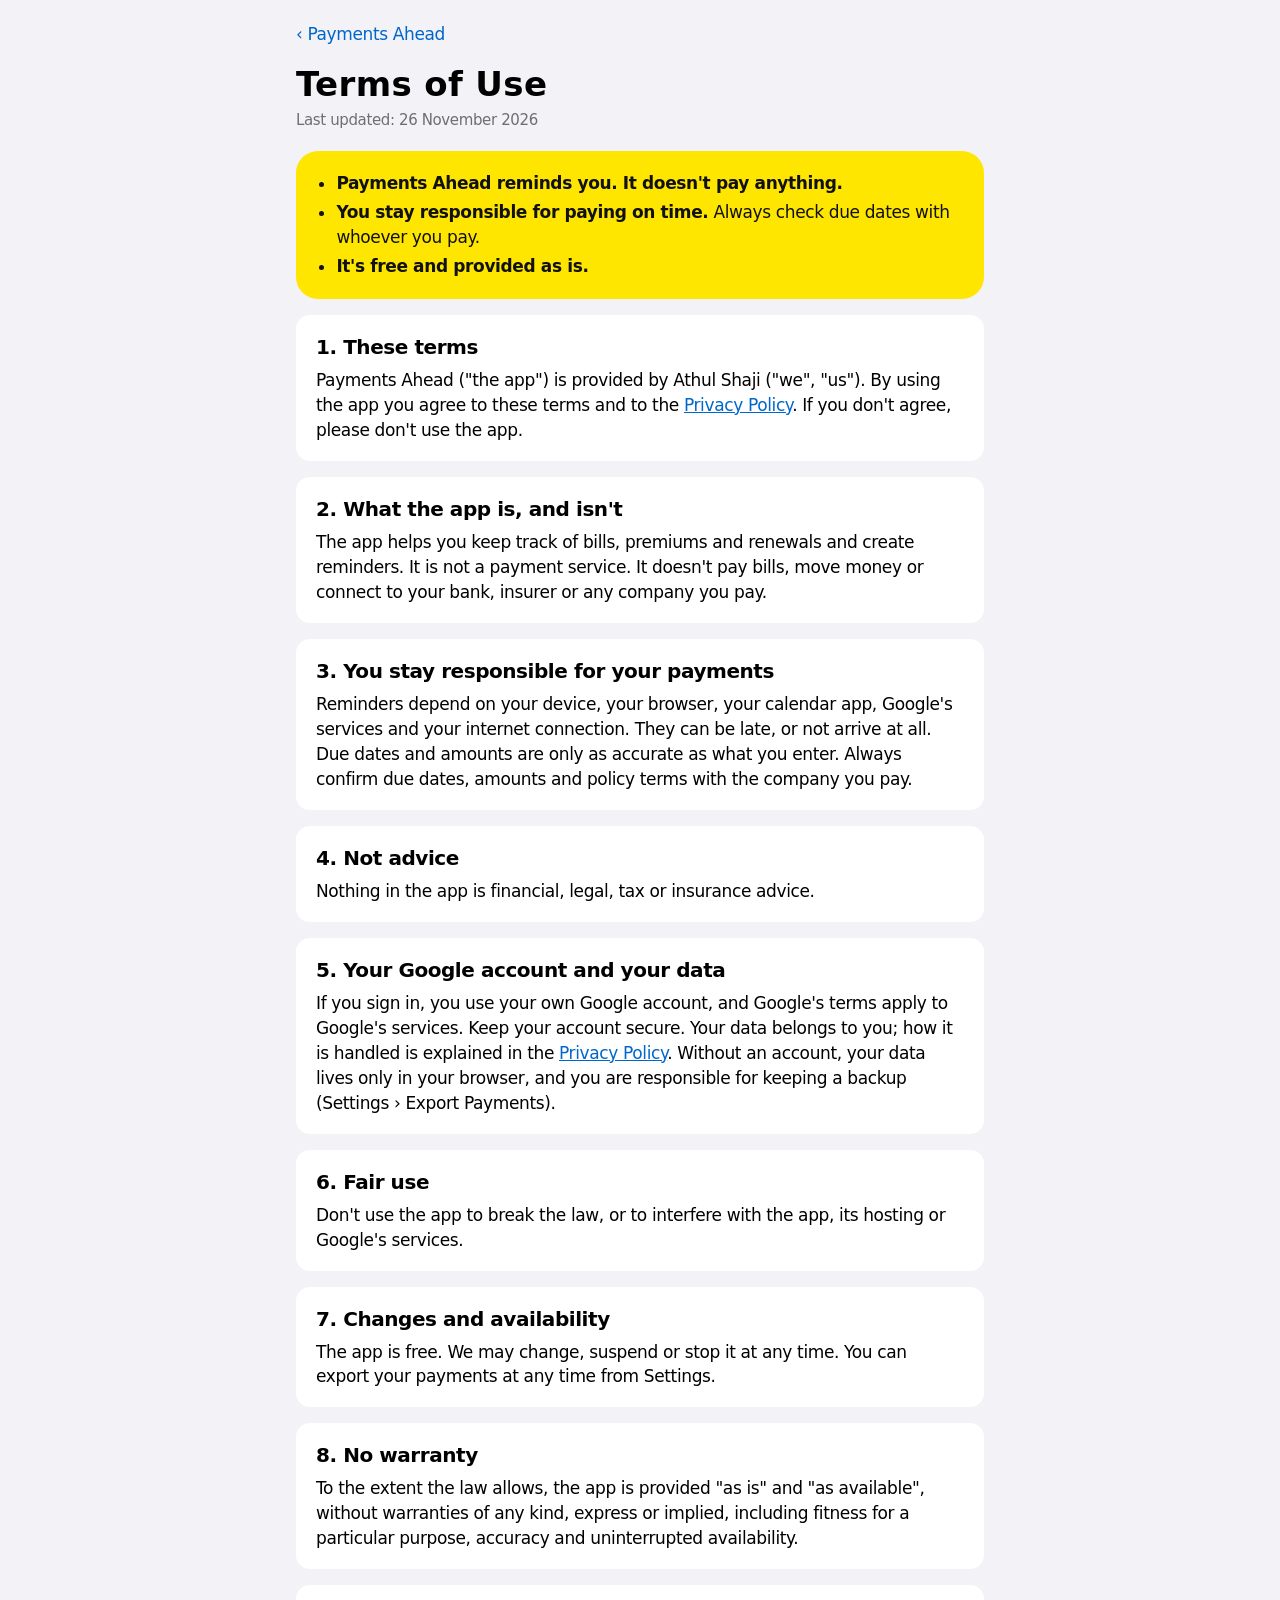
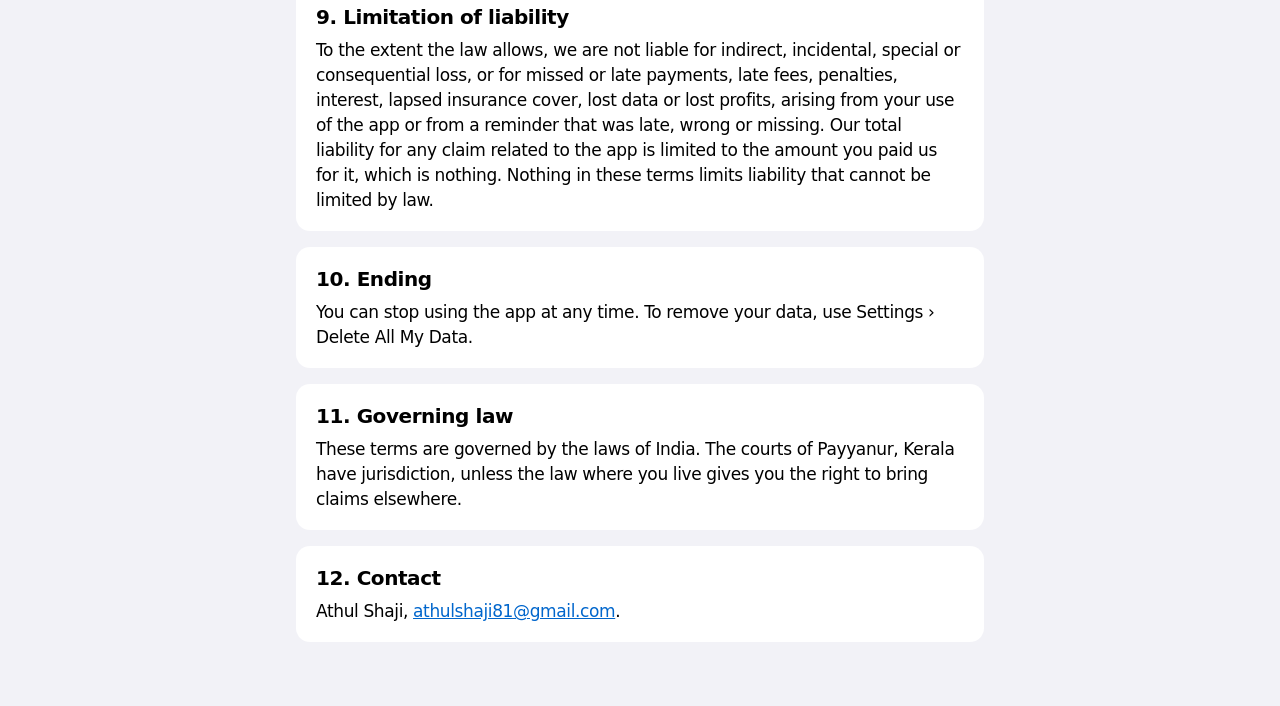
<file: terms.html>
<!DOCTYPE html>
<html lang="en"><head><meta charset="utf-8"><meta name="viewport" content="width=device-width,initial-scale=1,viewport-fit=cover">
<meta http-equiv="Content-Security-Policy" content="default-src 'none'; style-src 'self'; img-src 'self'; base-uri 'none'; form-action 'none'">
<meta name="referrer" content="strict-origin-when-cross-origin">
<title>Terms of Use · Payments Ahead</title>
<link rel="icon" href="icon.svg" type="image/svg+xml"><link rel="stylesheet" href="legal.css"></head><body><main>
<a class="back" href="./">‹ Payments Ahead</a>
<h1>Terms of Use</h1>
<p class="meta">Last updated: 26 November 2026</p>

<div class="sum"><ul>
<li><b>Payments Ahead reminds you. It doesn't pay anything.</b></li>
<li><b>You stay responsible for paying on time.</b> Always check due dates with whoever you pay.</li>
<li><b>It's free and provided as is.</b></li>
</ul></div>

<section><h2>1. These terms</h2>
<p>Payments Ahead ("the app") is provided by Athul Shaji ("we", "us"). By using the app you agree to these terms and to the <a href="privacy.html">Privacy Policy</a>. If you don't agree, please don't use the app.</p></section>

<section><h2>2. What the app is, and isn't</h2>
<p>The app helps you keep track of bills, premiums and renewals and create reminders. It is not a payment service. It doesn't pay bills, move money or connect to your bank, insurer or any company you pay.</p></section>

<section><h2>3. You stay responsible for your payments</h2>
<p>Reminders depend on your device, your browser, your calendar app, Google's services and your internet connection. They can be late, or not arrive at all. Due dates and amounts are only as accurate as what you enter. Always confirm due dates, amounts and policy terms with the company you pay.</p></section>

<section><h2>4. Not advice</h2>
<p>Nothing in the app is financial, legal, tax or insurance advice.</p></section>

<section><h2>5. Your Google account and your data</h2>
<p>If you sign in, you use your own Google account, and Google's terms apply to Google's services. Keep your account secure. Your data belongs to you; how it is handled is explained in the <a href="privacy.html">Privacy Policy</a>. Without an account, your data lives only in your browser, and you are responsible for keeping a backup (Settings › Export Payments).</p></section>

<section><h2>6. Fair use</h2>
<p>Don't use the app to break the law, or to interfere with the app, its hosting or Google's services.</p></section>

<section><h2>7. Changes and availability</h2>
<p>The app is free. We may change, suspend or stop it at any time. You can export your payments at any time from Settings.</p></section>

<section><h2>8. No warranty</h2>
<p>To the extent the law allows, the app is provided "as is" and "as available", without warranties of any kind, express or implied, including fitness for a particular purpose, accuracy and uninterrupted availability.</p></section>

<section><h2>9. Limitation of liability</h2>
<p>To the extent the law allows, we are not liable for indirect, incidental, special or consequential loss, or for missed or late payments, late fees, penalties, interest, lapsed insurance cover, lost data or lost profits, arising from your use of the app or from a reminder that was late, wrong or missing. Our total liability for any claim related to the app is limited to the amount you paid us for it, which is nothing. Nothing in these terms limits liability that cannot be limited by law.</p></section>

<section><h2>10. Ending</h2>
<p>You can stop using the app at any time. To remove your data, use Settings › Delete All My Data.</p></section>

<section><h2>11. Governing law</h2>
<p>These terms are governed by the laws of India. The courts of Payyanur, Kerala have jurisdiction, unless the law where you live gives you the right to bring claims elsewhere.</p></section>

<section><h2>12. Contact</h2>
<p>Athul Shaji, <a href="mailto:athulshaji81@gmail.com">athulshaji81@gmail.com</a>.</p></section>
</main></body></html>
</file>
<file: legal.css>
/* Shared styling for privacy.html and terms.html, using the same tokens and type scale as the app */
:root{color-scheme:light dark;--bg:#F2F2F7;--card:#FFF;--label:#000;--label2:#6E6E73;--sep:#C6C6C8;--tint:#0066CC;--y:#FFE600}
@media(prefers-color-scheme:dark){:root{--bg:#000;--card:#1C1C1E;--label:#F5F5F7;--label2:#AEAEB2;--sep:#38383A;--tint:#409CFF}}
@media(prefers-contrast:more){:root{--label2:#3A3A3C}@media(prefers-color-scheme:dark){:root{--label2:#D1D1D6}}}
*{box-sizing:border-box}
html{-webkit-text-size-adjust:100%}
body{margin:0;background:var(--bg);color:var(--label);font:1.0625rem/1.47 -apple-system,BlinkMacSystemFont,"SF Pro Text",system-ui,Roboto,"Segoe UI",sans-serif;letter-spacing:-.022em}
main{max-width:720px;margin:0 auto;padding:calc(env(safe-area-inset-top) + 12px) max(16px,env(safe-area-inset-right)) calc(48px + env(safe-area-inset-bottom)) max(16px,env(safe-area-inset-left))}
.back{display:inline-flex;align-items:center;min-height:44px;color:var(--tint);text-decoration:none;font-weight:400}
h1{font-size:2.125rem;line-height:1.2;font-weight:700;letter-spacing:.011em;margin:8px 0 4px}
.meta{color:var(--label2);font-size:.9375rem;margin:0 0 20px}
.sum{background:var(--y);color:#111;border-radius:22px;padding:16px 20px;margin:0 0 16px}
.sum ul{margin:0;padding-left:1.2em}.sum li{margin:4px 0}
section{background:var(--card);border-radius:14px;padding:4px 20px 8px;margin:0 0 16px}
h2{font-size:1.25rem;line-height:1.25;font-weight:600;letter-spacing:-.022em;margin:16px 0 8px}
p,li{margin:0 0 10px}
ul{padding-left:1.2em;margin:0 0 10px}
a{color:var(--tint)}
code{font:.875rem/1.4 ui-monospace,SFMono-Regular,Menlo,monospace;background:var(--bg);padding:1px 5px;border-radius:5px;overflow-wrap:anywhere}
.fn{font-size:.8125rem;line-height:1.385;color:var(--label2)}
</file>
